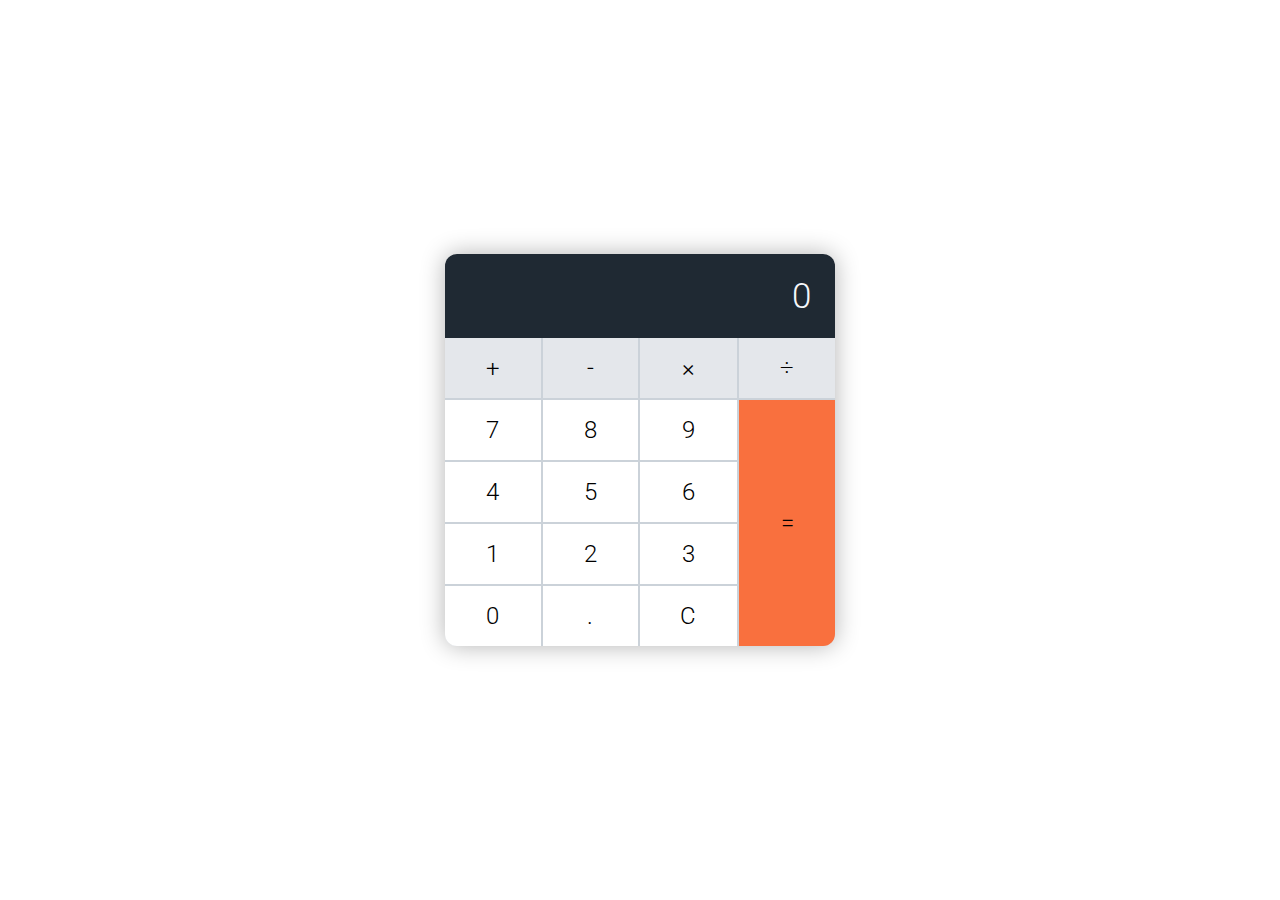
<file: calculadora/index.html>
<!DOCTYPE html>
<html lang="en">
  <head>
    <meta charset="UTF-8" />
    <meta http-equiv="X-UA-Compatible" content="IE=edge" />
    <meta name="viewport" content="width=device-width, initial-scale=1" />

    <title>Calculator</title>

    <link
      href="https://fonts.googleapis.com/css?family=Roboto:300,400,700"
      rel="stylesheet"
    />
    <link href="css/normalize.css" rel="stylesheet" />
    <link href="css/reset.css" rel="stylesheet" />
    <link href="css/styles.css" rel="stylesheet" />
  </head>

  <body>
    <div class="container">
      <div class="calculator">
        <div class="calculator__display">0</div>
        <div class="calculator__keys">
          <button data-key="plus" data-type="operator">+</button>
          <button data-key="minus" data-type="operator">-</button>
          <button data-key="times" data-type="operator">&times;</button>
          <button data-key="divide" data-type="operator">÷</button>
          <button data-key="1" data-type="number">1</button>
          <button data-key="2" data-type="number">2</button>
          <button data-key="3" data-type="number">3</button>
          <button data-key="4" data-type="number">4</button>
          <button data-key="5" data-type="number">5</button>
          <button data-key="6" data-type="number">6</button>
          <button data-key="7" data-type="number">7</button>
          <button data-key="8" data-type="number">8</button>
          <button data-key="9" data-type="number">9</button>
          <button data-key="0" data-type="number">0</button>
          <button class="decimal" data-type="number">.</button>
          <button class="clear" data-type="clear">C</button>
          <button data-key="equal" data-type="equal">=</button>
        </div>
      </div>
    </div>

    <script src="js/main.js"></script>
  </body>
</html>
</file>
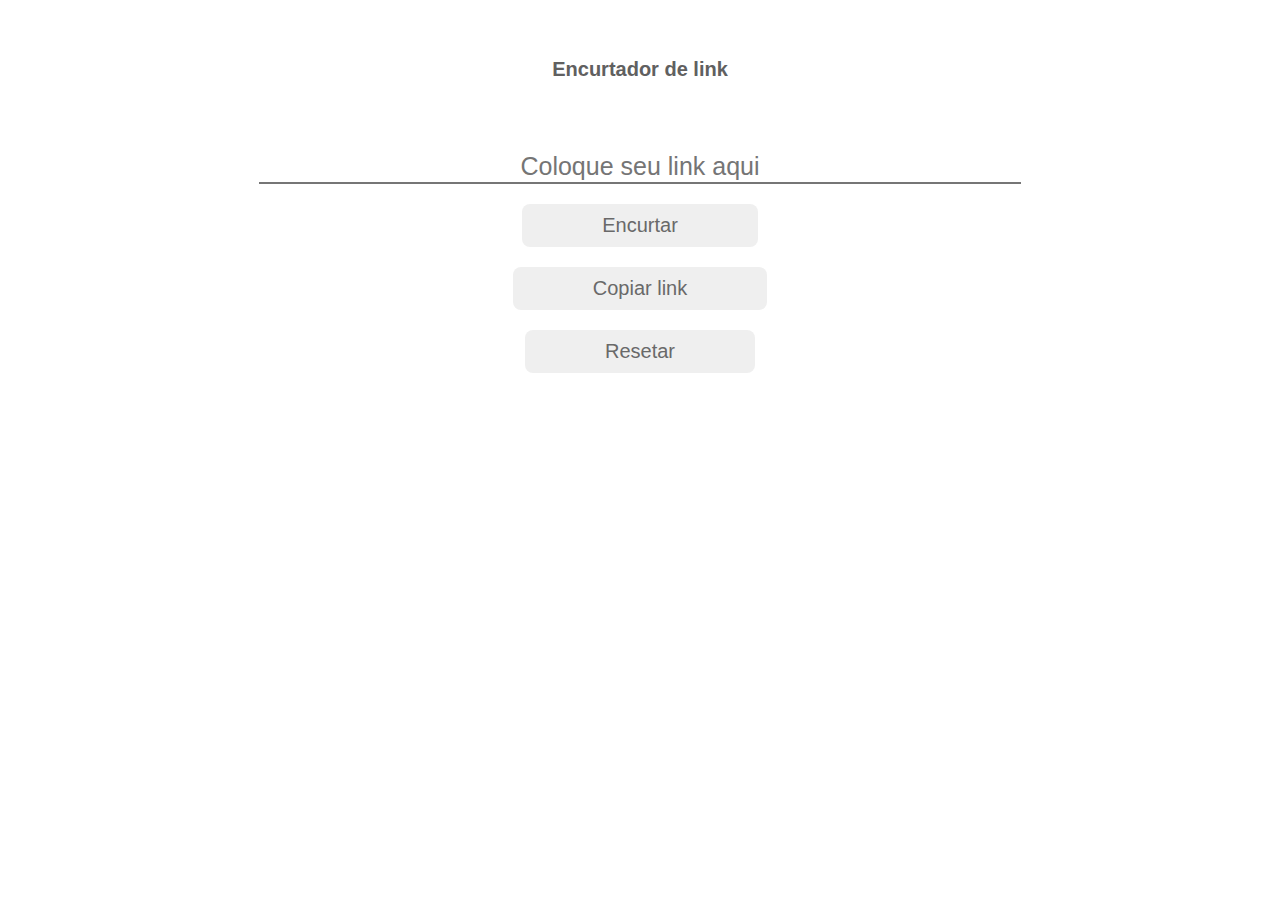
<file: encurtador/index.html>
<!DOCTYPE html>
<html lang="pt-br">
<head>
    <meta charset="UTF-8">
    <meta http-equiv="X-UA-Compatible" content="IE=edge">
    <meta name="viewport" content="width=device-width, initial-scale=1.0">
    <title>Document</title>
    <link rel="stylesheet" href="./style.css">
</head>
<body>
    <div class="content">
        <h3 class="text-top">Encurtador de link</h3>
        <input type="text" id="input-url" placeholder="Coloque seu link aqui">
        <button id="encurta" onclick="encurtarUrl()">Encurtar</button>
        <button id="copia" onclick="copiar()">Copiar link</button>

        <button id="reset" onclick="reset()">Resetar</button>

    </div>

    <script src="./script.js"></script>
</body>
</html>
</file>
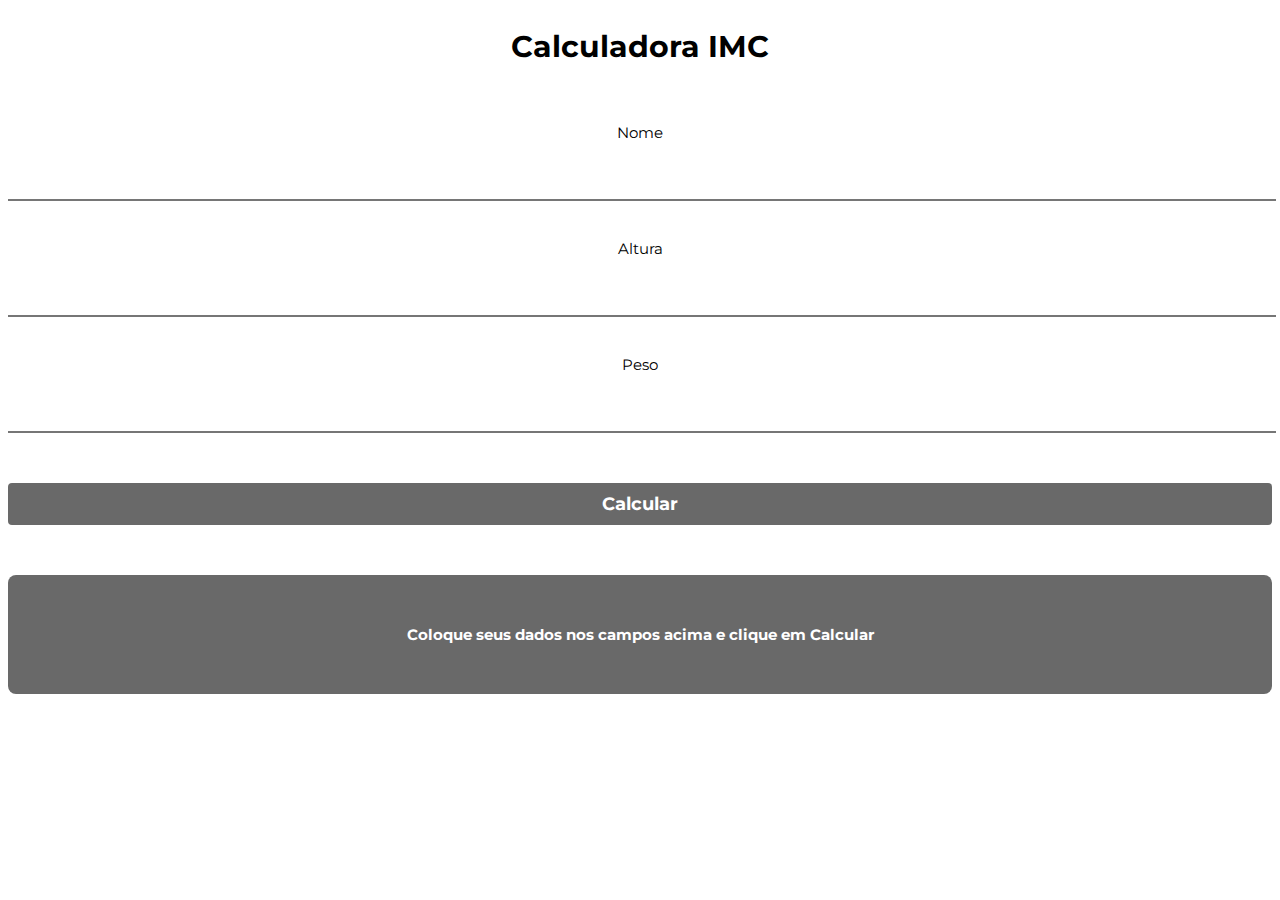
<file: imc/index.html>
<!DOCTYPE html>
<html lang="pt-br">
<head>
    <meta charset="UTF-8">
    <meta http-equiv="X-UA-Compatible" content="IE=edge">
    <meta name="viewport" content="width=device-width, initial-scale=1.0">
    <title>Calculadora IMC</title>
    <!-- CSS -->
    <link rel="stylesheet" href="./css/imc.css">
</head>
<body>
    <div class="container">
        <h1>Calculadora IMC</h1>
        <form>
            <div class="nome">
                <label for="nome">Nome</label>
                <input type="text" id="nome">
            </div>
            <div class="altura">
                <label for="altura">Altura</label>
                <input type="number" id="altura">
            </div>
            <div class="peso">
                <label for="peso">Peso</label>
                <input type="number" id="peso">
            </div>
            <div class="btn">
                <button type='button' id="calcular">Calcular</button>
            </div>
            <div class="resultado" id="resultado">
                Coloque seus dados nos campos acima e clique em Calcular
            </div>
            
        </form>
    </div>
    <script src="./js/imc.js"></script>
</body>
</html>
</file>
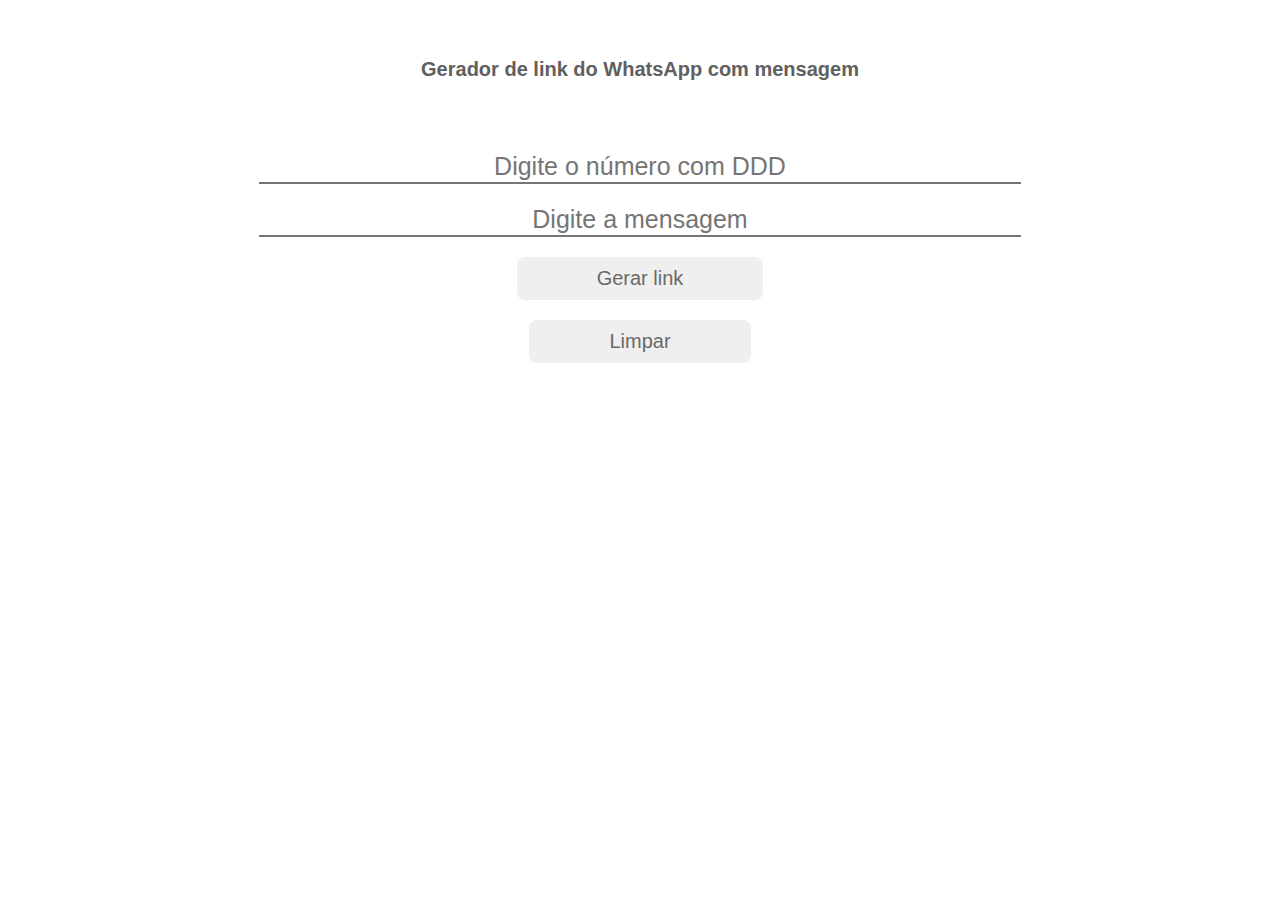
<file: link-whats/index.html>
<!DOCTYPE html>
<html lang="pt-br">
<head>
    <meta charset="UTF-8">
    <meta http-equiv="X-UA-Compatible" content="IE=edge">
    <meta name="viewport" content="width=device-width, initial-scale=1.0">
    <title>Gerador de link do WhatsApp</title>
    <link rel="stylesheet" href="./style.css">
</head>
<body>
    <div class="content">
        <h3 class="text-top">Gerador de link do WhatsApp com mensagem</h3>

        <input type="number" id="nTel" placeholder="Digite o número com DDD">

        <input type="text" id="mensagem" placeholder="Digite a mensagem">
        
        <button onclick="geraLink()">Gerar link</button>
        <button onclick="limpaLink()">Limpar</button>
        
        <br><br>
        <div class="link" id="link"></div>

    </div>
<script src="./mais.js"></script>

</body>
</html>
</file>
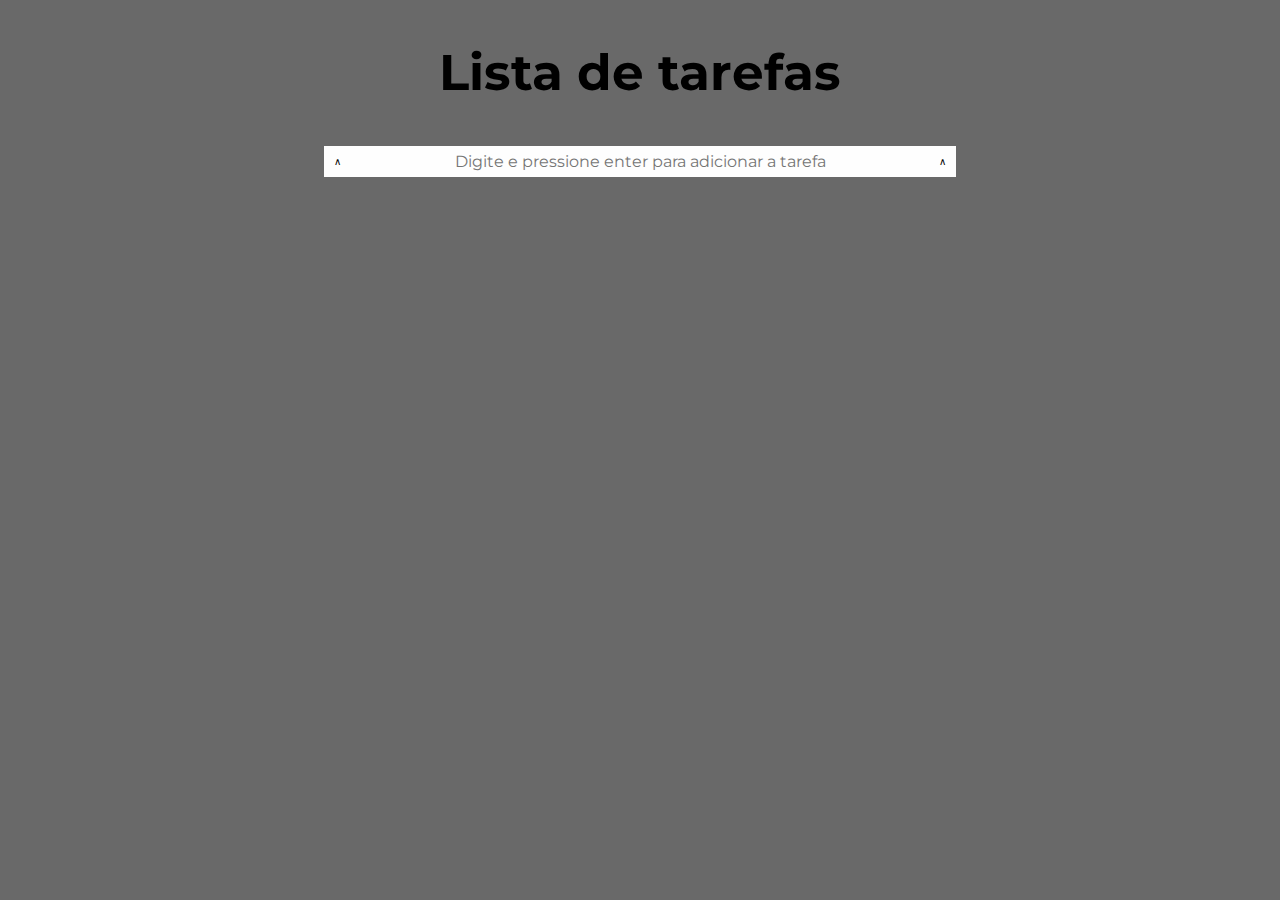
<file: lista/index.html>
<!DOCTYPE html>
<html lang="pt-br">
<head>
    <meta charset="UTF-8">
    <meta http-equiv="X-UA-Compatible" content="IE=edge">
    <meta name="viewport" content="width=device-width, initial-scale=1.0">
    <title>Lista de tarefas</title>
    <!-- CSS -->
    <link rel="stylesheet" href="./css/lista.css">
</head>
<body>
    <div class="container">
        <h1>Lista de tarefas</h1>
        <div class="lista" id="lista">
            
        </div>
            <label class="novo-item">
                <div>&and;</div>
                <input type="text" id="novoItem" placeholder="Digite e pressione enter para adicionar a tarefa">
                <div>&and;</div>
            </label>
        
    </div>
    <script src="./js/lista.js"></script>
</body>
</html>
</file>
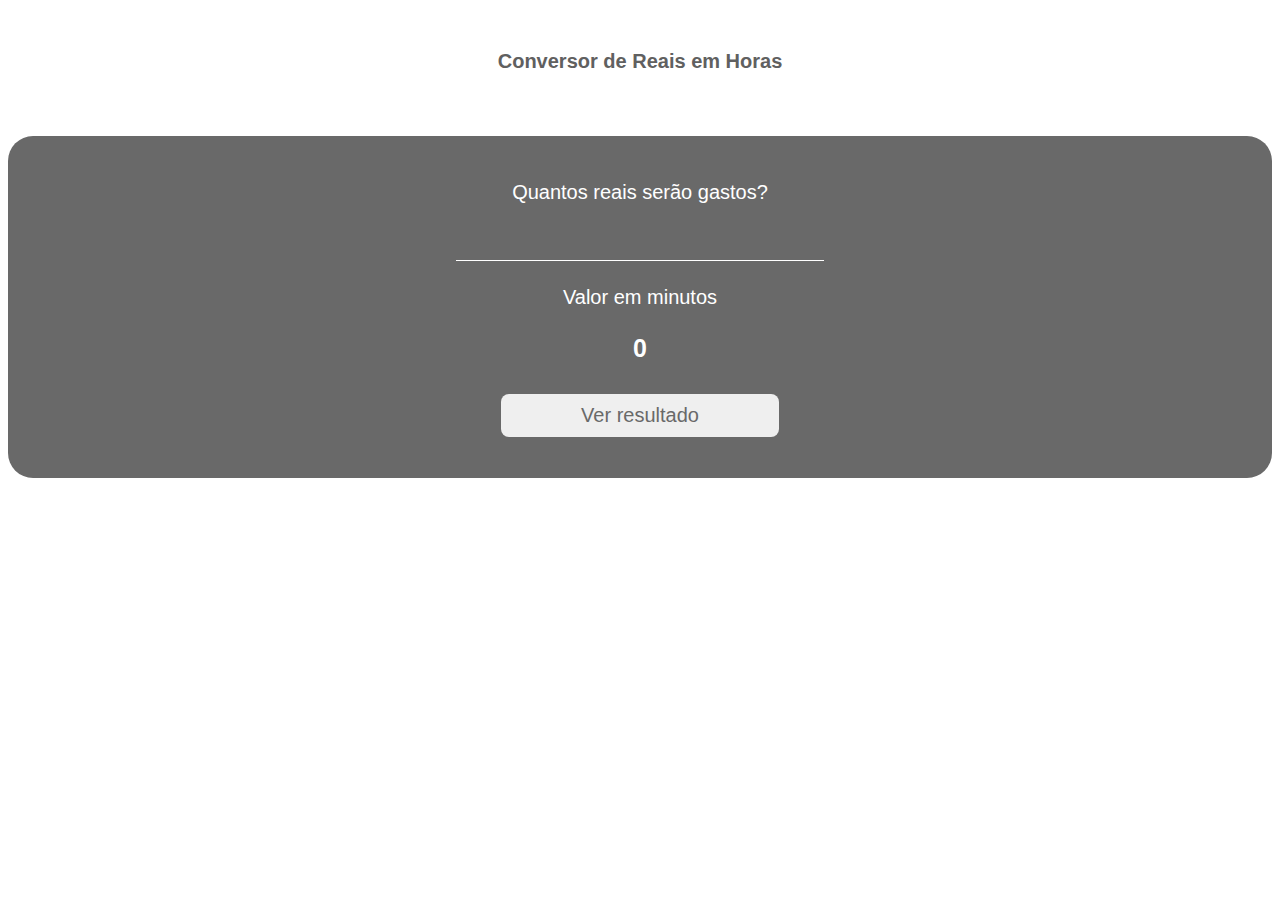
<file: minutos.html>
<!DOCTYPE html>
<html lang="pt-br">
<head>
    <meta charset="UTF-8">
    <meta http-equiv="X-UA-Compatible" content="IE=edge">
    <meta name="viewport" content="width=device-width, initial-scale=1.0">
    <title>Conversor</title>
    <!-- CSS -->
    <link rel="stylesheet" href="./css/conversor.css">

</head>
<body>
    <h3 class="text-top">Conversor de Reais em Horas</h3>
    <div class="container">
        <h3>Quantos reais serão gastos?</h3>
        <input type="text" name="reais" id="reais">
        <h3>Valor em minutos</h3>
        <span type="text" name="minutos" id="minutos">0</span>

        <p><button type="button" id="btn" onclick="conta()">Ver resultado</button></p>
    </div>
    
    <!-- JS -->
    <script src="./js/minutos.js"></script>

</body>
</html>
</file>
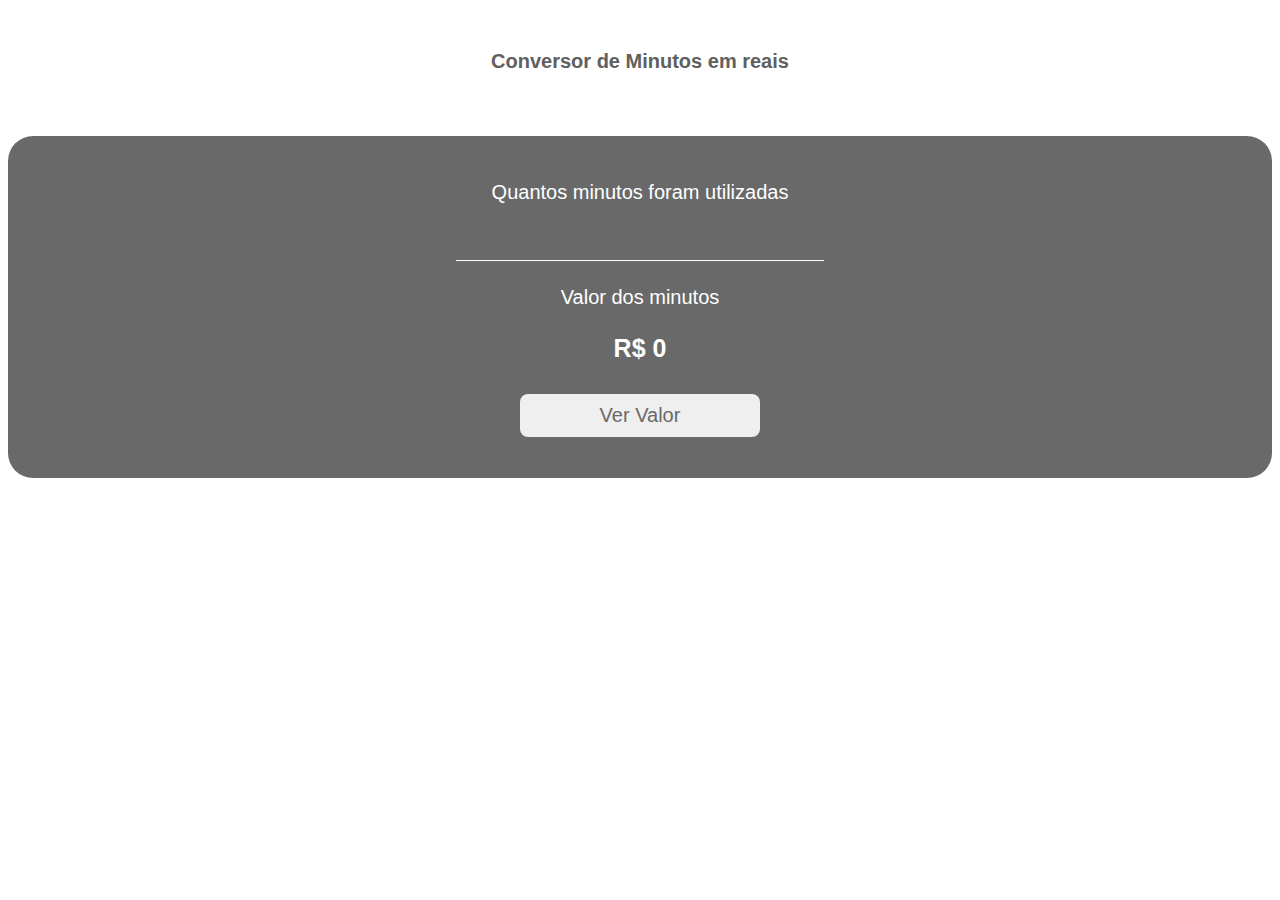
<file: valor.html>
<!DOCTYPE html>
<html lang="pt-br">
<head>
    <meta charset="UTF-8">
    <meta http-equiv="X-UA-Compatible" content="IE=edge">
    <meta name="viewport" content="width=device-width, initial-scale=1.0">
    <title>Conversor de Minutos em Valor</title>
    <!-- CSS -->
    <link rel="stylesheet" href="./css/conversor.css">

</head>
<body>
    <h3 class="text-top">Conversor de Minutos em reais</h3>
    <div class="container">
        <h3>Quantos minutos foram utilizadas</h3>
        <input type="text" name="horas" id="hora">
        <h3>Valor dos minutos</h3>
        <span type="text" name="valor" id="valor">R$ 0</span>

        <p><button type="button" id="btn" onclick="conta()">Ver Valor</button></p>
    </div>
    
    <!-- JS -->
    <script src="./js/valor.js"></script>

</body>
</html>
</file>
<file: calculadora/css/styles.css>
/**
 * base styles and typography
 * ---------------
 */
:root {
  --orange-050: #ffe8d9;
  --orange-100: #ffd0b5;
  --orange-200: #ffb088;
  --orange-300: #ff9466;
  --orange-400: #f9703e;
  --orange-500: #f35627;
  --orange-600: #de3a11;
  --orange-700: #c52707;
  --orange-800: #ad1d07;
  --orange-900: #841003;

  --grey-050: #f5f7fa;
  --grey-100: #e4e7eb;
  --grey-200: #cbd2d9;
  --grey-300: #9aa5b1;
  --grey-400: #7b8794;
  --grey-500: #616e7c;
  --grey-600: #52606d;
  --grey-700: #3e4c59;
  --grey-800: #323f4b;
  --grey-900: #1f2933;
}

/*******************
 Base styles
 *******************/
html {
  font-size: 150%;
  font-weight: 300;
  font-family: "Roboto", Helvetica, Arial, sans-serif;
  line-height: 1.4;
}

body {
  display: flex;
  justify-content: center;
  align-items: center;
  height: 100vh;
}

/*******************
 Calculator
 *******************/
.calculator {
  box-shadow: 0 0 25px 0 rgba(0, 0, 0, 0.3);
  border-radius: 0.5em;
  overflow: hidden;
}

.calculator__display {
  background-color: var(--grey-900);
  color: var(--grey-050);
  width: 16.25rem;
  padding: 0.75rem 1rem;
  text-align: right;
  font-size: calc(1rem * 1.2 * 1.2);
}

.calculator__keys {
  background: var(--grey-200);
  display: grid;
  grid-gap: 2px;
  grid-template-columns: repeat(4, auto);
  grid-template-areas:
    ". . . ."
    "seven eight nine equal"
    "four five six equal"
    "one two three equal"
    "zero decimal clear equal";
}

.calculator__keys > button {
  border: 0;
}

[data-key="1"] {
  grid-area: one;
}

[data-key="2"] {
  grid-area: two;
}

[data-key="3"] {
  grid-area: three;
}

[data-key="4"] {
  grid-area: four;
}

[data-key="5"] {
  grid-area: five;
}

[data-key="6"] {
  grid-area: six;
}

[data-key="7"] {
  grid-area: seven;
}

[data-key="8"] {
  grid-area: eight;
}

[data-key="9"] {
  grid-area: nine;
}

[data-key="0"] {
  grid-area: zero;
}
.decimal {
  grid-area: decimal;
}
.clear {
  grid-area: clear;
}

[data-key="equal"] {
  grid-area: equal;
  background-color: var(--orange-400);
}

[data-key="equal"]:active {
  background-color: var(--orange-500);
}

[data-type="operator"] {
  background: var(--grey-100);
}

[data-type="number"],
[data-type="clear"] {
  background: #fff;
}

[data-type="operator"]:active,
[data-type="number"]:active,
[data-type="clear"]:active {
  background: var(--grey-200);
}

[data-state="selected"] {
  background: var(--grey-200);
}
</file>
<file: encurtador/style.css>
@import url('https://fonts.googleapis.com/css2?family=Montserrat:wght@200;400;600&display=swap');

:root{
    --cor-titulo: #606060;
    --cor-texto: #696969;
    --cor-container: #696969;
}

*{
    font-family: Arial, Helvetica, sans-serif;
    text-decoration: none;
}

.content {
  display: flex;
  align-items: center;
  justify-content: center;
  flex-direction: column;
  gap: 20px;
}

.text-top {
  text-align: center;
  font-size: 20px;
  margin: 50px 0;
  font-weight: 600;
  color: var(--cor-titulo);
}

input {
  width: 60%;
  border-top: none;
  border-left: none;
  border-right: none;
  color: var(--cor-texto);
  text-align: center;
  font-size: 25px;
  font-weight: 200;
}

input:focus {
  border: 1 none;
  outline: 0;
}

button {
  font-size: 20px;
  padding: 10px 80px;
  border-radius: 8px;
  border: none;
  font-weight: 200;
  color: var(--cor-container);
}
</file>
<file: imc/css/imc.css>
@import url('https://fonts.googleapis.com/css2?family=Montserrat:wght@200;400;600&display=swap');

:root{
    --cor-btn: #696969;
    --cor-btn-texto: #fff;
    --cor-fundo-caixa: #696969;
    --cor-texto-caixa: #fff;
}

* {
    font-family: 'Montserrat', sans-serif;
}

.container {
    display: flex;
    align-items: center;
    justify-content: center;
    flex-direction: column;
}

.container h1 {
    font-size: 30px;
}

.container form {
    font-size: 15px;
    width: 100%;
}

.container form div label {
    display: flex;
    align-items: center;
    justify-content: center;
    margin: 3% 0;
}

.container form div input {
    width: 100%;
    border-top: none;
    border-left: none;
    border-right: none;
    border-bottom: 1 solid #696969;
    text-align: center;
}

.container form div input:focus {
    outline: none;
    text-align: center;
}

.container form div.btn button {
    margin: 50px 0;
    padding: 10px 42%;
    background: var(--cor-btn);
    color: var(--cor-btn-texto);
    font-weight: bold;
    border: none;
    border-radius: 4px;
    text-align: center;
    font-size: 18px;
    width: 100%;
}

.container form div.btn button:hover {
    color: var(--cor-btn);
    background: var(--cor-btn-texto);
    border: 1px solid #696969;
}

.container form div.resultado {
    text-align: center;
    background: var(--cor-fundo-caixa);
    color: var(--cor-texto-caixa);
    padding: 50px 10%;
    border-radius: 8px;
    font-weight: bold;   
}
</file>
<file: link-whats/style.css>
@import url('https://fonts.googleapis.com/css2?family=Montserrat:wght@200;400;600&display=swap');

:root{
    --cor-titulo: #606060;
    --cor-texto: #696969;
    --cor-container: #696969;
}

*{
    font-family: Arial, Helvetica, sans-serif;
    text-decoration: none;
}

.content {
  display: flex;
  align-items: center;
  justify-content: center;
  flex-direction: column;
  gap: 20px;
}

.text-top {
  text-align: center;
  font-size: 20px;
  margin: 50px 0;
  font-weight: 600;
  color: var(--cor-titulo);
}

input {
  width: 60%;
  border-top: none;
  border-left: none;
  border-right: none;
  color: var(--cor-texto);
  text-align: center;
  font-size: 25px;
  font-weight: 200;
}

input:focus {
  border: 1 none;
  outline: 0;
}

button {
  font-size: 20px;
  padding: 10px 80px;
  border-radius: 8px;
  border: none;
  font-weight: 200;
  color: var(--cor-container);
}

input[type=number]::-webkit-inner-spin-button { 
  -webkit-appearance: none;
}

input[type=number] { 
  -moz-appearance: textfield;
  appearance: textfield;
}

.link {
  color: var(--cor-texto);
  text-align: center;
  font-size: 25px;
  font-weight: 200;
}

a {
  text-decoration: none;
  color: var(--cor-texto);
}
</file>
<file: lista/css/lista.css>
@import url('https://fonts.googleapis.com/css2?family=Montserrat&display=swap');

:root {
    --cor-fundo: #696969;
    --cor-fundo-item: #fff;
    --cor-fundo-item-add: #fefefe;
}

* {
    font-family: 'Montserrat', sans-serif;
    background: var(--cor-fundo);
}

.container {
    display: flex;
    align-items: center;
    justify-content: center;
    flex-direction: column;
    width: 100%;
    background-color: var(--cor-fundo);
}

.container h1 {
    text-align: center;
    font-size: 50px;
}

.container div.lista {
    width: 50%;
}

.container .item {
    display: flex;
    align-items: center;
    justify-content: space-between;
    flex-direction: row;
    background-color: var(--cor-fundo-item);
    margin-bottom: 2%;
    padding: 5px 0;
}

.container .item input[type="checkbox"] {
    margin-right: 2%;
    margin-left: 2%;
}

.container .item div {
    background: var(--cor-fundo-item);
}

.container .item input[type="button"] {
    border: none;
    background: var(--cor-fundo-item);
}

.container label.novo-item {
    display: flex;
    flex-direction: row;
    align-items: center;
    justify-content: space-between;
    width: 50%;
    background-color: var(--cor-fundo-item-add);
    margin: 10px;
    padding: 5px 0;
}

.container label.novo-item input {
    width: 100%;
    text-align: center;
    border: none;
    background: var(--cor-fundo-item-add);
    font-size: 16px;
}

.container label.novo-item input:focus {
    outline: none;
    font-size: 16px;
}

.container label.novo-item div {
    font-size: 10px;
    vertical-align: center;
    margin: 0 10px;
    background: var(--cor-fundo-item-add);
}

.item > input[type='checkbox']:checked + div {
    text-decoration: line-through;
}

@media screen and (max-width: 768px) {
    
    .container div.lista {
        width: 100%;
    }

    .container label.novo-item {
        width: 100%;
    }

}
</file>
<file: css/conversor.css>
@import url('https://fonts.googleapis.com/css2?family=Montserrat:wght@200;400;600&display=swap');

:root{
    --cor-titulo: #606060;
    --cor-texto: #fff;
    --cor-container: #696969;
}

*{
    font-family: Arial, Helvetica, sans-serif;
    text-decoration: none;
}

.text-top {
    text-align: center;
    font-size: 20px;
    margin: 50px 0;
    font-weight: 600;
    color: var(--cor-titulo);
}

.container {
    display: flex;
    flex-direction: column;
    align-items: center;
    margin-top: 5%;
    background: var(--cor-container);
    border-radius: 25px;
    gap: 5px;
    padding: 25px;
}

.container input {
    width: 30%;
    border-top: none;
    border-left: none;
    border-right: none;
    color: var(--cor-texto);
    text-align: center;
    font-size: 25px;
    background: transparent;
    border-bottom: .1rem solid #fff;
    font-weight: 200;
}

.container input:focus {
    border: 1 none;
    outline: 0;
}

.container h3 {
    font-size: 20px;
    color: var(--cor-texto);
    text-align: center;
    font-weight: 200;
}

.container span {
    font-size: 25px;
    color: var(--cor-texto);
    font-weight: bold;
    text-align: center;
}

.container button {
    font-size: 20px;
    padding: 10px 80px;
    border-radius: 8px;
    border: none;
    margin-top: 10px;
    font-weight: 200;
    color: var(--cor-container);
}

.container button:hover {
    color: var(--cor-texto);
    background: var(--cor-titulo);
    font-weight: bold;
}
</file>
